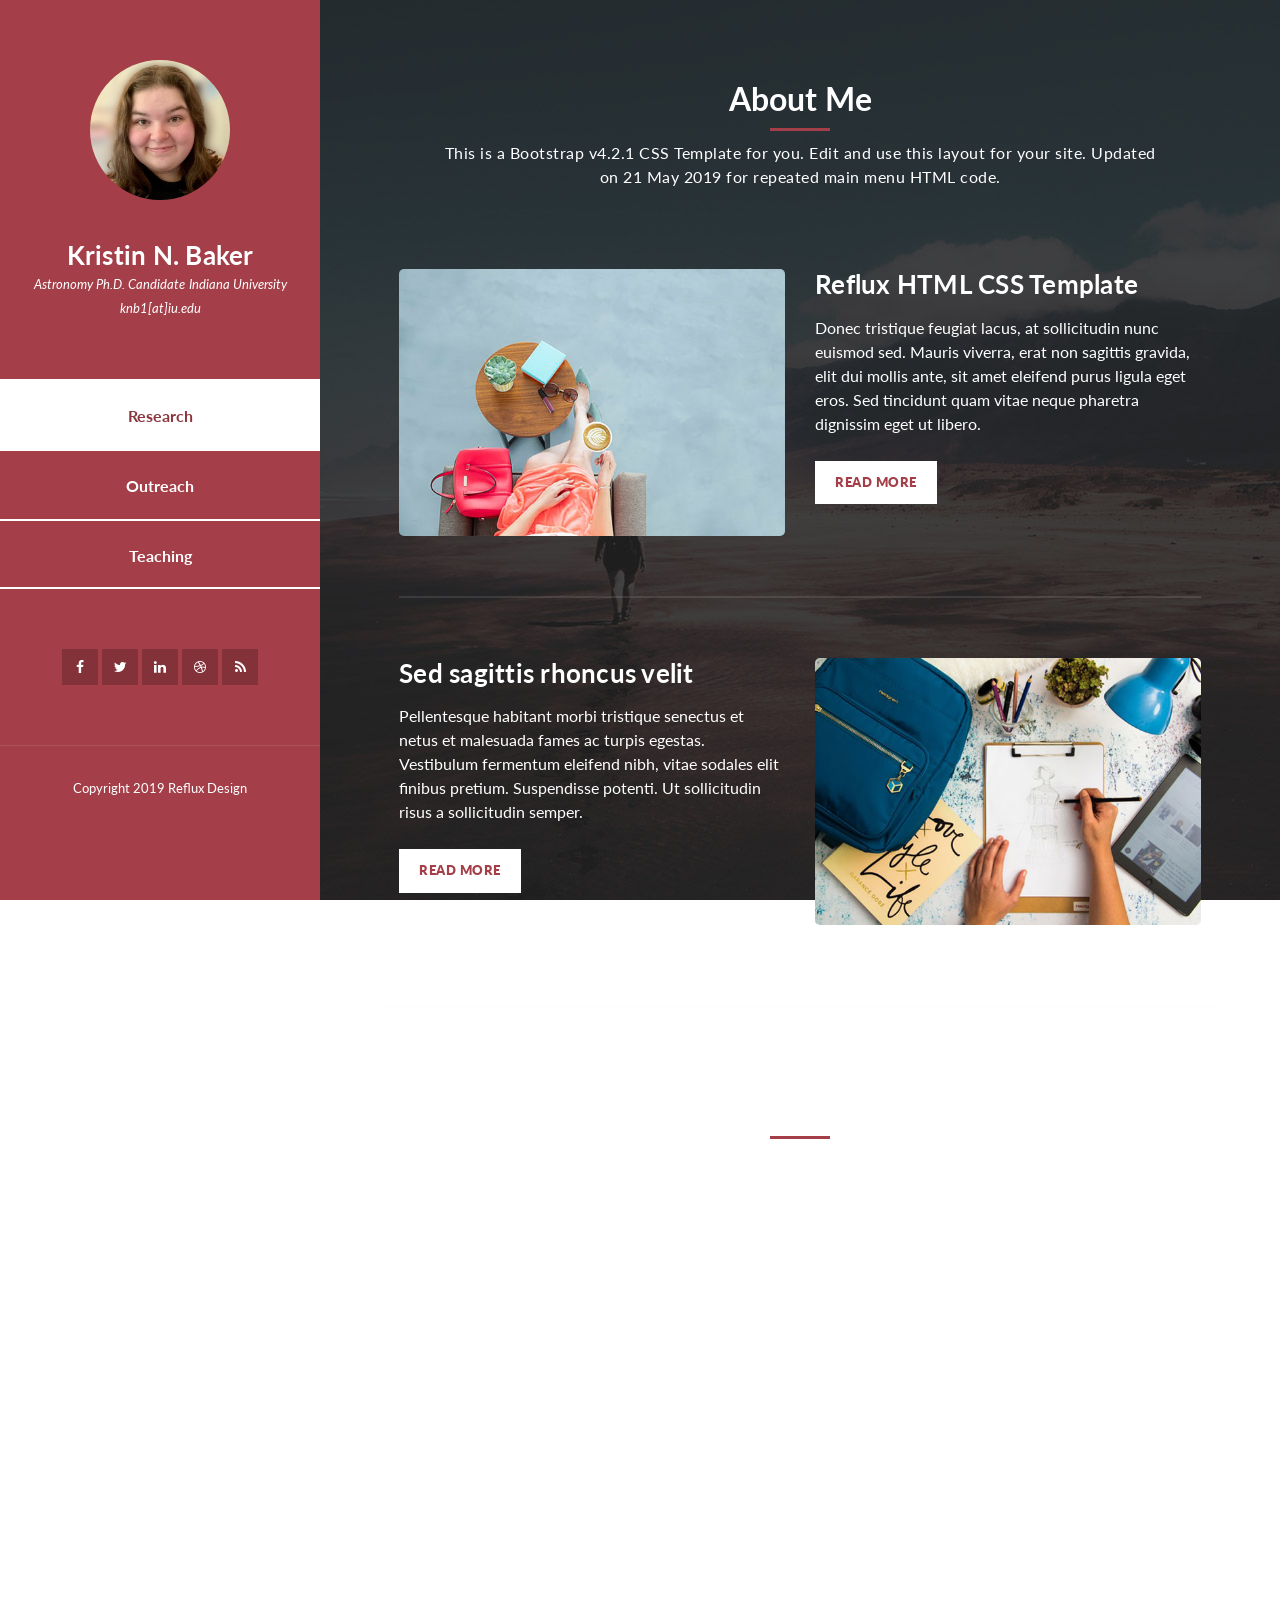
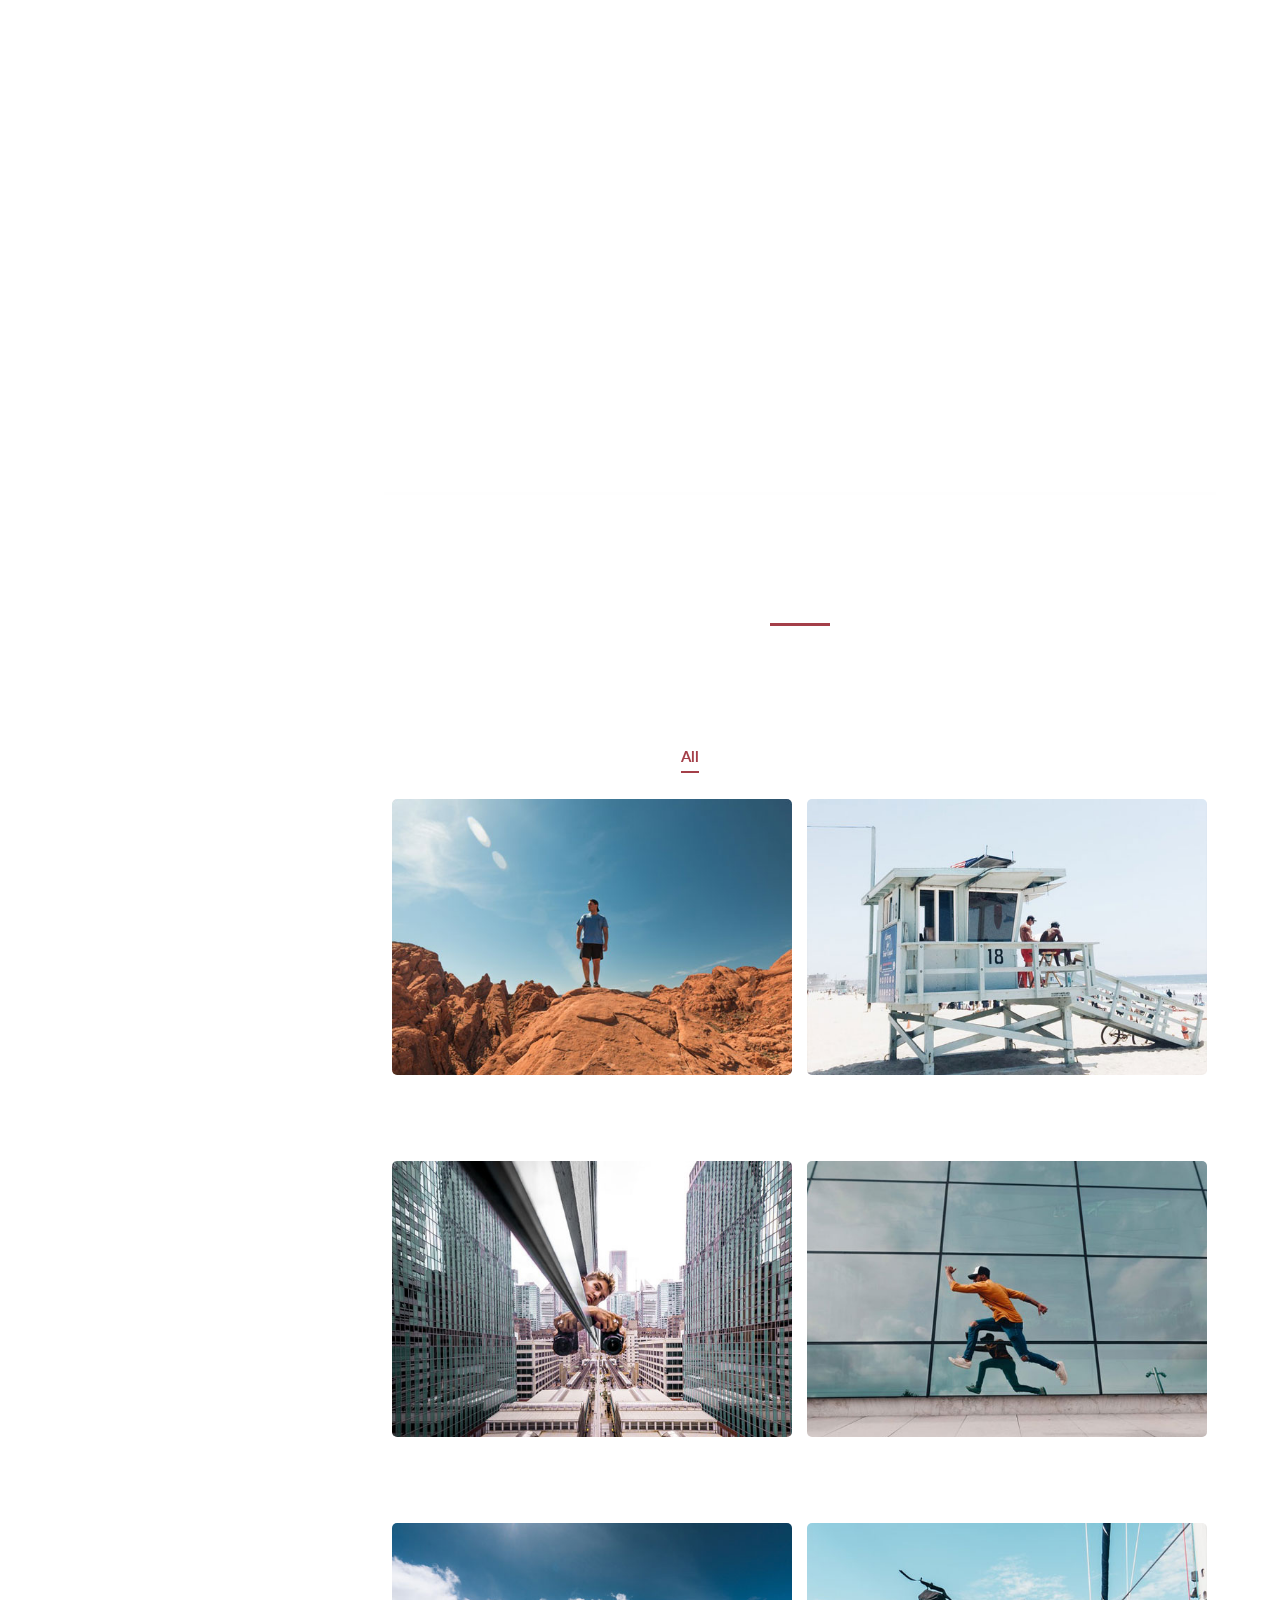
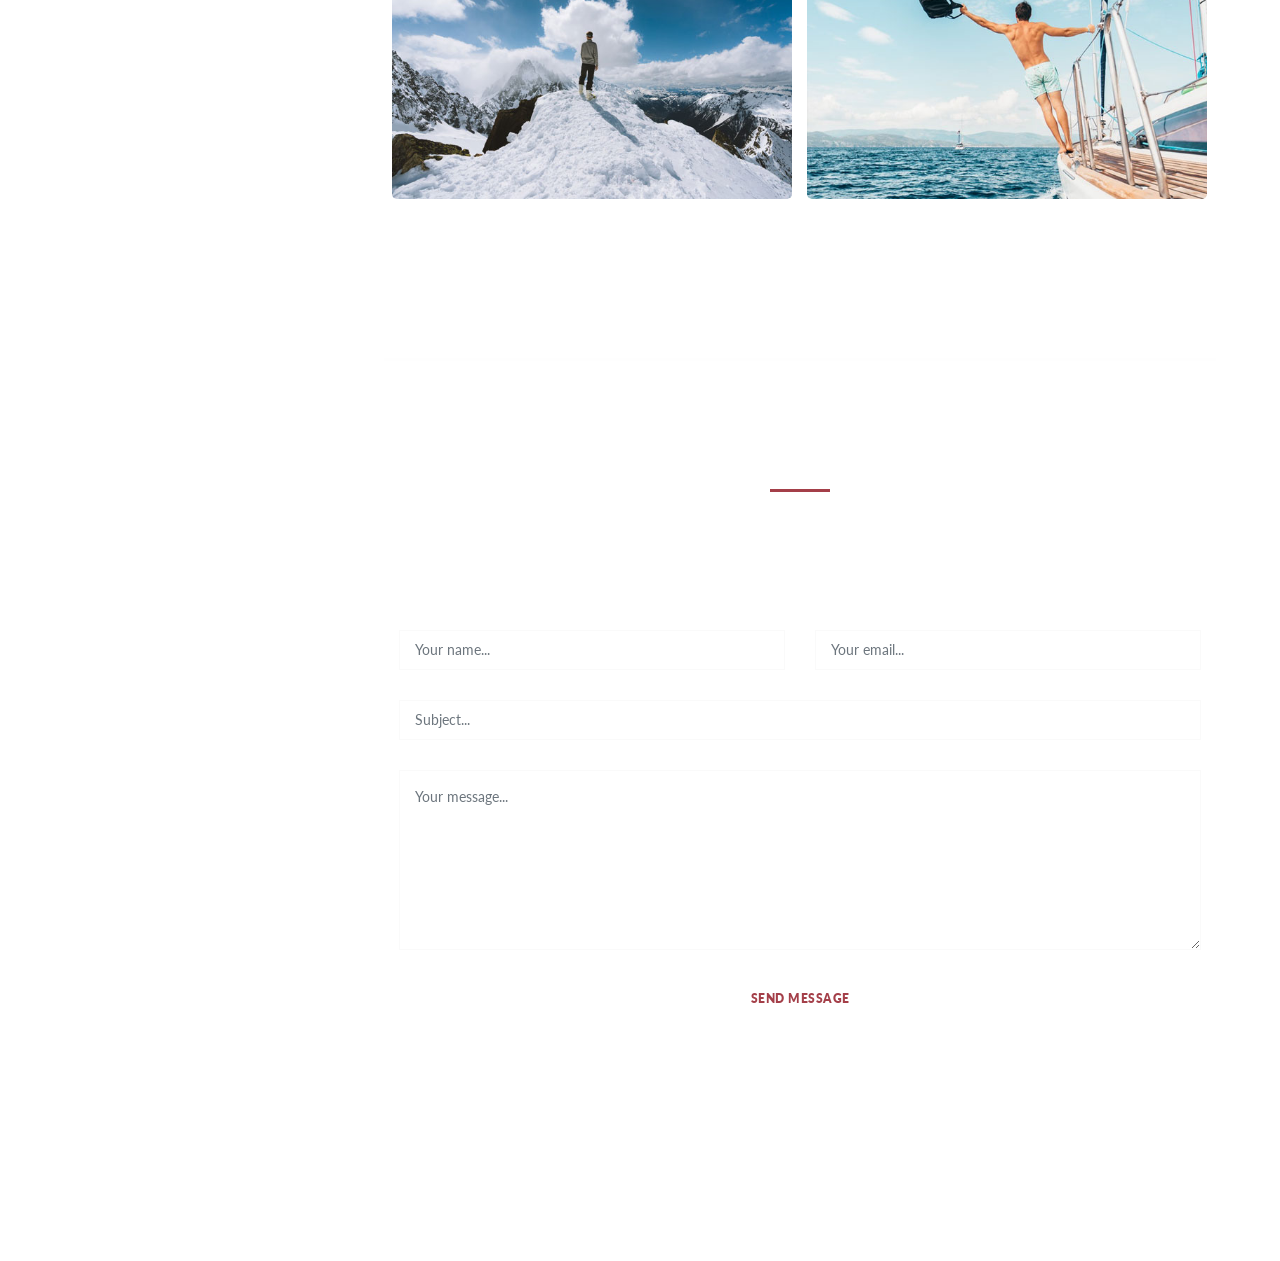
<file: index_new_temp.html>
<!DOCTYPE html>
<html lang="en">
  <head>
    <meta charset="utf-8" />
    <meta
      name="viewport"
      content="width=device-width, initial-scale=1, shrink-to-fit=no"
    />
    <meta name="description" content="" />
    <meta name="author" content="" />
    <link
      href="https://fonts.googleapis.com/css?family=Lato:100,300,400,700,900"
      rel="stylesheet"
    />

    <title>Kristin N. Baker</title>
<!--
Reflux Template
https://templatemo.com/tm-531-reflux
-->
    <!-- Bootstrap core CSS -->
    <link href="vendor/bootstrap/css/bootstrap.min.css" rel="stylesheet" />

    <!-- Additional CSS Files -->
    <link rel="stylesheet" href="assets/css/fontawesome.css" />
    <link rel="stylesheet" href="assets/css/templatemo-style.css" />
    <link rel="stylesheet" href="assets/css/owl.css" />
    <link rel="stylesheet" href="assets/css/lightbox.css" />
  </head>

  <body>
    <div id="page-wraper">
      <!-- Sidebar Menu -->
      <div class="responsive-nav">
        <i class="fa fa-bars" id="menu-toggle"></i>
        <div id="menu" class="menu">
          <i class="fa fa-times" id="menu-close"></i>
          <div class="container">
            <div class="image">
              <a href="#"><img src="images/headshot1.png" alt="" /></a>
            </div>
            <div class="author-content">
              <h4>Kristin N. Baker</h4>
              <span>Astronomy Ph.D. Candidate</span>
              <span>Indiana University</span>
              <span>knb1[at]iu.edu</span>

            </div>
            <nav class="main-nav" role="navigation">
              <ul class="main-menu">
                <li><a href="#section1">Research</a></li>
                <li><a href="#section2">Outreach</a></li>
                <li><a href="#section3">Teaching</a></li>
                <!-- <li><a href="#section4">Contact Me</a></li> -->
              </ul>
            </nav>
            <div class="social-network">
              <ul class="soial-icons">
                <li>
                  <a href="https://fb.com/templatemo"
                    ><i class="fa fa-facebook"></i
                  ></a>
                </li>
                <li>
                  <a href="#"><i class="fa fa-twitter"></i></a>
                </li>
                <li>
                  <a href="#"><i class="fa fa-linkedin"></i></a>
                </li>
                <li>
                  <a href="#"><i class="fa fa-dribbble"></i></a>
                </li>
                <li>
                  <a href="#"><i class="fa fa-rss"></i></a>
                </li>
              </ul>
            </div>
            <div class="copyright-text">
              <p>Copyright 2019 Reflux Design</p>
            </div>
          </div>
        </div>
      </div>

      <section class="section about-me" data-section="section1">
        <div class="container">
          <div class="section-heading">
            <h2>About Me</h2>
            <div class="line-dec"></div>
            <span
              >This is a Bootstrap v4.2.1 CSS Template for you. Edit and use
              this layout for your site. Updated on 21 May 2019 for repeated main menu HTML code.</span
            >
          </div>
          <div class="left-image-post">
            <div class="row">
              <div class="col-md-6">
                <div class="left-image">
                  <img src="assets/images/left-image.jpg" alt="" />
                </div>
              </div>
              <div class="col-md-6">
                <div class="right-text">
                  <h4>Reflux HTML CSS Template</h4>
                  <p>
                    Donec tristique feugiat lacus, at sollicitudin nunc euismod
                    sed. Mauris viverra, erat non sagittis gravida, elit dui
                    mollis ante, sit amet eleifend purus ligula eget eros. Sed
                    tincidunt quam vitae neque pharetra dignissim eget ut
                    libero.
                  </p>
                  <div class="white-button">
                    <a href="#">Read More</a>
                  </div>
                </div>
              </div>
            </div>
          </div>
          <div class="right-image-post">
            <div class="row">
              <div class="col-md-6">
                <div class="left-text">
                  <h4>Sed sagittis rhoncus velit</h4>
                  <p>
                    Pellentesque habitant morbi tristique senectus et netus et
                    malesuada fames ac turpis egestas. Vestibulum fermentum
                    eleifend nibh, vitae sodales elit finibus pretium.
                    Suspendisse potenti. Ut sollicitudin risus a sollicitudin
                    semper.
                  </p>
                  <div class="white-button">
                    <a href="#">Read More</a>
                  </div>
                </div>
              </div>
              <div class="col-md-6">
                <div class="right-image">
                  <img src="assets/images/right-image.jpg" alt="" />
                </div>
              </div>
            </div>
          </div>
        </div>
      </section>

      <section class="section my-services" data-section="section2">
        <div class="container">
          <div class="section-heading">
            <h2>What I’m good at?</h2>
            <div class="line-dec"></div>
            <span
              >Curabitur leo felis, rutrum vitae varius eu, malesuada a tortor.
              Vestibulum congue leo et tellus aliquam, eu viverra nulla semper.
              Nullam eu faucibus diam. Donec eget massa ante.</span
            >
          </div>
          <div class="row">
            <div class="col-md-6">
              <div class="service-item">
                <div class="first-service-icon service-icon"></div>
                <h4>HTML5 &amp; CSS3</h4>
                <p>
                  Phasellus non convallis dolor. Integer tempor hendrerit arcu
                  at bibendum. Sed ac ante non metus vehicula congue quis eget
                  eros.
                </p>
              </div>
            </div>
            <div class="col-md-6">
              <div class="service-item">
                <div class="second-service-icon service-icon"></div>
                <h4>Creative Ideas</h4>
                <p>
                  Proin lacus massa, eleifend sed fermentum in, dignissim vel
                  metus. Nunc accumsan leo nec felis porttitor, ultricies
                  faucibus purus mollis.
                </p>
              </div>
            </div>
            <div class="col-md-6">
              <div class="service-item">
                <div class="third-service-icon service-icon"></div>
                <h4>Easy Customize</h4>
                <p>
                  Integer suscipit condimentum aliquet. Nam quis risus metus.
                  Nullam faucibus quam eget arcu pretium tincidunt. Nam libero
                  dui.
                </p>
              </div>
            </div>
            <div class="col-md-6">
              <div class="service-item">
                <div class="fourth-service-icon service-icon"></div>
                <h4>Admin Dashboard</h4>
                <p>
                  Vivamus et dui a massa venenatis fringilla. Proin lacus massa,
                  eleifend sed fermentum in, dignissim vel metus. Nunc accumsan
                  leo nec felis porttitor.
                </p>
              </div>
            </div>
          </div>
        </div>
      </section>

      <section class="section my-work" data-section="section3">
        <div class="container">
          <div class="section-heading">
            <h2>My Work</h2>
            <div class="line-dec"></div>
            <span
              >Aenean sollicitudin ex mauris, lobortis lobortis diam euismod sit
              amet. Duis ac elit vulputate, lobortis arcu quis, vehicula
              mauris.</span
            >
          </div>
          <div class="row">
            <div class="isotope-wrapper">
              <form class="isotope-toolbar">
                <label
                  ><input
                    type="radio"
                    data-type="*"
                    checked=""
                    name="isotope-filter"
                  />
                  <span>all</span></label
                >
                <label
                  ><input
                    type="radio"
                    data-type="people"
                    name="isotope-filter"
                  />
                  <span>people</span></label
                >
                <label
                  ><input
                    type="radio"
                    data-type="nature"
                    name="isotope-filter"
                  />
                  <span>nature</span></label
                >
                <label
                  ><input
                    type="radio"
                    data-type="animals"
                    name="isotope-filter"
                  />
                  <span>animals</span></label
                >
              </form>
              <div class="isotope-box">
                <div class="isotope-item" data-type="nature">
                  <figure class="snip1321">
                    <img
                      src="assets/images/portfolio-01.jpg"
                      alt="sq-sample26"
                    />
                    <figcaption>
                      <a
                        href="assets/images/portfolio-01.jpg"
                        data-lightbox="image-1"
                        data-title="Caption"
                        ><i class="fa fa-search"></i
                      ></a>
                      <h4>First Title</h4>
                      <span>free to use our template</span>
                    </figcaption>
                  </figure>
                </div>

                <div class="isotope-item" data-type="people">
                  <figure class="snip1321">
                    <img
                      src="assets/images/portfolio-02.jpg"
                      alt="sq-sample26"
                    />
                    <figcaption>
                      <a
                        href="assets/images/portfolio-02.jpg"
                        data-lightbox="image-1"
                        data-title="Caption"
                        ><i class="fa fa-search"></i
                      ></a>
                      <h4>Second Title</h4>
                      <span>please tell your friends</span>
                    </figcaption>
                  </figure>
                </div>

                <div class="isotope-item" data-type="animals">
                  <figure class="snip1321">
                    <img
                      src="assets/images/portfolio-03.jpg"
                      alt="sq-sample26"
                    />
                    <figcaption>
                      <a
                        href="assets/images/portfolio-03.jpg"
                        data-lightbox="image-1"
                        data-title="Caption"
                        ><i class="fa fa-search"></i
                      ></a>
                      <h4>Item Third</h4>
                      <span>customize anything</span>
                    </figcaption>
                  </figure>
                </div>

                <div class="isotope-item" data-type="people">
                  <figure class="snip1321">
                    <img
                      src="assets/images/portfolio-04.jpg"
                      alt="sq-sample26"
                    />
                    <figcaption>
                      <a
                        href="assets/images/portfolio-04.jpg"
                        data-lightbox="image-1"
                        data-title="Caption"
                        ><i class="fa fa-search"></i
                      ></a>
                      <h4>Item Fourth</h4>
                      <span>Re-distribution not allowed</span>
                    </figcaption>
                  </figure>
                </div>

                <div class="isotope-item" data-type="nature">
                  <figure class="snip1321">
                    <img
                      src="assets/images/portfolio-05.jpg"
                      alt="sq-sample26"
                    />
                    <figcaption>
                      <a
                        href="assets/images/portfolio-05.jpg"
                        data-lightbox="image-1"
                        data-title="Caption"
                        ><i class="fa fa-search"></i
                      ></a>
                      <h4>Fifth Awesome</h4>
                      <span>Ut sollicitudin risus</span>
                    </figcaption>
                  </figure>
                </div>

                <div class="isotope-item" data-type="animals">
                  <figure class="snip1321">
                    <img
                      src="assets/images/portfolio-06.jpg"
                      alt="sq-sample26"
                    />
                    <figcaption>
                      <a
                        href="assets/images/portfolio-06.jpg"
                        data-lightbox="image-1"
                        data-title="Caption"
                        ><i class="fa fa-search"></i
                      ></a>
                      <h4>Awesome Sixth</h4>
                      <span>Donec eget massa ante</span>
                    </figcaption>
                  </figure>
                </div>
              </div>
            </div>
          </div>
        </div>
      </section>

      <section class="section contact-me" data-section="section4">
        <div class="container">
          <div class="section-heading">
            <h2>Contact Me</h2>
            <div class="line-dec"></div>
            <span
              >Fusce eget nibh nec justo interdum condimentum. Morbi justo ex,
              efficitur at ante ac, tincidunt maximus ligula. Lorem ipsum dolor
              sit amet, consectetur adipiscing elit.</span
            >
          </div>
          <div class="row">
            <div class="right-content">
              <div class="container">
                <form id="contact" action="" method="post">
                  <div class="row">
                    <div class="col-md-6">
                      <fieldset>
                        <input
                          name="name"
                          type="text"
                          class="form-control"
                          id="name"
                          placeholder="Your name..."
                          required=""
                        />
                      </fieldset>
                    </div>
                    <div class="col-md-6">
                      <fieldset>
                        <input
                          name="email"
                          type="text"
                          class="form-control"
                          id="email"
                          placeholder="Your email..."
                          required=""
                        />
                      </fieldset>
                    </div>
                    <div class="col-md-12">
                      <fieldset>
                        <input
                          name="subject"
                          type="text"
                          class="form-control"
                          id="subject"
                          placeholder="Subject..."
                          required=""
                        />
                      </fieldset>
                    </div>
                    <div class="col-md-12">
                      <fieldset>
                        <textarea
                          name="message"
                          rows="6"
                          class="form-control"
                          id="message"
                          placeholder="Your message..."
                          required=""
                        ></textarea>
                      </fieldset>
                    </div>
                    <div class="col-md-12">
                      <fieldset>
                        <button type="submit" id="form-submit" class="button">
                          Send Message
                        </button>
                      </fieldset>
                    </div>
                  </div>
                </form>
              </div>
            </div>
          </div>
        </div>
      </section>
    </div>

    <!-- Scripts -->
    <!-- Bootstrap core JavaScript -->
    <script src="vendor/jquery/jquery.min.js"></script>
    <script src="vendor/bootstrap/js/bootstrap.bundle.min.js"></script>

    <script src="assets/js/isotope.min.js"></script>
    <script src="assets/js/owl-carousel.js"></script>
    <script src="assets/js/lightbox.js"></script>
    <script src="assets/js/custom.js"></script>
    <script>
      //according to loftblog tut
      $(".main-menu li:first").addClass("active");

      var showSection = function showSection(section, isAnimate) {
        var direction = section.replace(/#/, ""),
          reqSection = $(".section").filter(
            '[data-section="' + direction + '"]'
          ),
          reqSectionPos = reqSection.offset().top - 0;

        if (isAnimate) {
          $("body, html").animate(
            {
              scrollTop: reqSectionPos
            },
            800
          );
        } else {
          $("body, html").scrollTop(reqSectionPos);
        }
      };

      var checkSection = function checkSection() {
        $(".section").each(function() {
          var $this = $(this),
            topEdge = $this.offset().top - 80,
            bottomEdge = topEdge + $this.height(),
            wScroll = $(window).scrollTop();
          if (topEdge < wScroll && bottomEdge > wScroll) {
            var currentId = $this.data("section"),
              reqLink = $("a").filter("[href*=\\#" + currentId + "]");
            reqLink
              .closest("li")
              .addClass("active")
              .siblings()
              .removeClass("active");
          }
        });
      };

      $(".main-menu").on("click", "a", function(e) {
        e.preventDefault();
        showSection($(this).attr("href"), true);
      });

      $(window).scroll(function() {
        checkSection();
      });
    </script>
  </body>
</html>
</file>
<file: assets/css/templatemo-style.css>
/*

Reflux Template

https://templatemo.com/tm-531-reflux

*/

@import url(fontawesome.css);
@import url("https://fonts.googleapis.com/css?family=Lato:100,300,400,700,900");
body {
    font-family: 'Lato', sans-serif;
}

#page-wraper {
    background: url(../images/page-bg.jpg) no-repeat center center fixed;
    -webkit-background-size: cover;
    -moz-background-size: cover;
    -o-background-size: cover;
    background-size: cover;
    width: 100%;
}


/* Basic */

body {
    overflow-x: hidden;
}

input,
select,
textarea {
    outline: none;
}

a,
a:hover {
    text-decoration: none;
}

p {
    font-size: 16px;
    line-height: 24px;
    color: #fff;
}

h4 {
    font-size: 26px;
    font-weight: 700;
    color: #fff;
    letter-spacing: 0.25px;
}

img {
    width: 100%;
    overflow: hidden;
}

ul {
    padding: 0;
    margin: 0;
    list-style: none;
}

ul li {
    display: inline-block;
}

html {
    -webkit-box-sizing: border-box;
    -moz-box-sizing: border-box;
    box-sizing: border-box;
}

*,
*:before,
*:after {
    -webkit-box-sizing: inherit;
    -moz-box-sizing: inherit;
    box-sizing: inherit;
}

.clearfix {
    zoom: 1;
}

.clearfix:before,
.clearfix:after {
    content: "";
    display: table;
}

.clearfix:after {
    clear: both;
}

.container {
    margin: 0 auto;
}

.main-nav {
    text-align: center;
}

.main-nav li:last-child a {
    border-bottom: 2px solid #fff;
}

.main-nav li {
    display: block;
}

.main-nav li a {
    height: 70px;
    line-height: 70px;
    display: inline-block;
    font-size: 16px;
    font-weight: 700;
    color: #fff;
    width: 100%;
    transition: all 0.5s;
    border-top: 2px solid #fff;
}

.main-nav li:hover a,
.main-nav li.active a {
    background: #fff;
    color: #8c363e;
}

/* Sidebar Menu */

.menu .image {
    margin-top: 60px;
}

.menu .image img {
    width: 140px;
    height: 140px;
    border-radius: 50%;
    text-align: center;
}

.menu .author-content {
    margin: 40px 0px 60px 0px;
}

.menu .author-content h4 {
    margin-bottom: 0px;
}

.menu .author-content span {
    font-size: 13px;
    font-style: italic;
    color: #fff;
}

.menu .social-network {
    margin-top: 60px;
}

.menu .social-network ul li {
    margin: 0 3px;
}

.menu .social-network ul li a {
    width: 40px;
    height: 40px;
    display: inline-block;
    text-align: center;
    line-height: 40px;
    background-color: rgba(0, 0, 0, 0.2);
    color: #fff;
    font-size: 14px;
    transition: all 0.5s;
}

.menu .social-network ul li a:hover {
    background-color: #fff;
    color: #a43f49;
}

.menu .copyright-text {
    position: relative;
    margin-top: 60px;
}

.menu .copyright-text p {
    border-top: 1px solid rgba(250, 250, 250, 0.1);
    display: inline-block;
    width: 100%;
    padding-left: 30px;
    padding-right: 30px;
    padding-top: 30px;
    font-size: 13px;
}

.menu:before,
.menu:after {
    content: "";
    display: table;
}

.menu:after {
    clear: both;
}

.menu a {
    text-decoration: none;
    color: inherit;
}

.menu {
    text-align: center;
}

.menu::-webkit-scrollbar {
    display: none;
}

.menu {
    left: 10%;
  -webkit-transition: -webkit-transform 233ms cubic-bezier(0, 0, 0.21, 1);
  -webkit-overflow-scrolling: touch;
  background-color: #a43f49;
  box-sizing: border-box;
  height: 100vh;  
  max-height: 100vh !important;
  max-width: 80vw !important;
  min-width: 45px !important;
  outline: none;
  overflow-x: hidden !important;
  overflow-y: auto !important;
  padding: 0;
  position: fixed !important;
  top: calc(0px);  
  width: 20%;
  will-change: transform;
  z-index: 9999 !important;
}

.menu-toggle {
  color: #fff;
  cursor: pointer;
  font-size: 25px;
  position: fixed;
  right: 25px;
  top: 25px;
}

#menu-toggle {
    z-index: 999;
    cursor: pointer;
    position: fixed;
    top: 0;
    left: 0;
    color: #a43f49;
    background-color: #fff;
    width: 60px;
    height: 60px;
    text-align: center;
    display: inline-block;
    line-height: 60px;
}

.menu-close {
  cursor: pointer;
}

#menu-close {
    cursor: pointer;
    text-align: right;
    color: #a43f49;
    background-color: #fff;
    width: 100%;
    height: 60px;
    text-align: center;
    display: inline-block;
    line-height: 60px;
}


/* Section */

.section {
    color: #fff;
    width: 55%;
    right: 10%;
    left: 35%;
    position: relative;
    min-height: 100vh;
    padding-bottom: 80px;
    border-bottom: 3px solid rgba(250, 250, 250, 0.25);
}

.section-heading {
    text-align: center;
    padding: 80px 45px;
}

.section-heading h2 {
    font-size: 32px;
    font-weight: 700;
    color: #fff;
}

.section-heading .line-dec {
    width: 60px;
    height: 3px;
    background-color: #a43f49;
    margin: 10px auto;
}

.section-heading span {
    margin-top: 5px;
    font-size: 16px;
    color: #fff;
    letter-spacing: 0.5px;
}


/* Buttons */

.white-button a {
    display: inline-block;
    padding: 12px 20px;
    background-color: #fff;
    color: #a43f49;
    font-size: 13px;
    font-weight: 800;
    letter-spacing: 0.5px;
    text-transform: uppercase;
    transition: all 0.5s;
}

.white-button a:hover {
    background-color: #a43f49;
    color: #fff;
}

button {
    display: inline-block;
    padding: 10px 20px;
    background-color: #fff;
    color: #a43f49;
    font-size: 12px;
    font-weight: 800;
    letter-spacing: 0.5px;
    text-transform: uppercase;
    transition: all 0.5s;
    border: none;
    outline: none;
    cursor: pointer;
}

button:hover {
    outline: none;
    background-color: #a43f49;
    color: #fff;
}


/* Left & Right Post */

.right-image-post {
    margin-top: 60px;
    padding-top: 60px;
    border-top: 2px solid rgba(250, 250, 250, 0.1);
}

.left-image img,
.right-image img {
    border-radius: 5px;
}

.right-image-post h4,
.left-image-post h4 {
    margin-top: 30px;
}

.right-image-post p,
.left-image-post p {
    margin-top: 20px;
}

.right-image-post .white-button,
.left-image-post .white-button {
    margin-top: 30px;
}


/* Services */

.my-services .col-md-6 {
    padding-left: 5px;
    padding-right: 5px;
}

.service-item {
    margin-bottom: 10px;
    padding: 50px;
    background-color: rgba(250, 250, 250, 0.1);
    transition: all 0.5s;
}

.service-item h4 {
    transition: all 0.5s;
}

.service-item p {
    transition: all 0.5s;
}

.service-item:hover {
    background-color: rgba(250, 250, 250, 1);
}

.service-item:hover h4 {
    color: #1e1e1e;
}

.service-item:hover p {
    color: #4a4a4a;
}

.service-item .service-icon {
    width: 70px;
    height: 70px;
    display: inline-block;
    margin-bottom: 30px;
    background-size: cover;
    background-repeat: no-repeat;
    transition: all 0.5s;
}

.service-item .first-service-icon {
    background-image: url(../images/first-white-icon.png);
}

.service-item:hover .first-service-icon {
    background-image: url(../images/first-main-icon.png);
}

.service-item .second-service-icon {
    background-image: url(../images/second-white-icon.png);
}

.service-item:hover .second-service-icon {
    background-image: url(../images/second-main-icon.png);
}

.service-item .third-service-icon {
    background-image: url(../images/third-white-icon.png);
}

.service-item:hover .third-service-icon {
    background-image: url(../images/third-main-icon.png);
}

.service-item .fourth-service-icon {
    background-image: url(../images/fourth-white-icon.png);
}

.service-item:hover .fourth-service-icon {
    background-image: url(../images/fourth-main-icon.png);
}


/* My Work */

section.my-work .section-heading {
    text-align: center;
    padding: 80px 45px 50px 45px;
}

.isotope-wrapper {
    position: relative;
    width: 100%;
    margin: auto;
}

.isotope-toolbar input[type="radio"] {
    display: none;
}

.isotope-toolbar span {
    text-transform: capitalize;
    display: inline-block;
    margin-right: 15px;
    padding-bottom: 3px;
    font-size: 15px;
    font-weight: 700;
    border-bottom: 2px solid transparent;
    transform: ease-in-out 0.5s;
    cursor: pointer;
}

.isotope-toolbar input[type="radio"]:checked + span {
    color: #a43f49;
    border-bottom: 2px solid #a43f49;
}

.isotope-box {
    position: relative;
    width: 100%;
}

.isotope-toolbar {
    text-align: center;
    margin: 10px;
}

.isotope-toolbar p {
    border-top: 1px solid #fff;
    padding-top: 15px;
}

.isotope-toolbar a {
    color: #fff;
}

.isotope-item {
    position: relative;
    width: 48%;
    margin: 1%;
    border-bottom: 2px solid rgba(250,250,250,0.1);
    padding-bottom: 30px;
    margin-bottom: 30px;
}

.isotope-item img {
    top: 0;
    left: 0;
    width: 100%;
    height: 100%;
    border-radius: 5px;
}

.lazyload {
    background: #f7f7f7;
}

.lazyloading {
    background: #f7f7f7 url(//afarkas.github.io/lazysizes/assets/imgs/loader.gif) no-repeat center;
    min-height: 60px;
}

figure.snip1321 {
  overflow: hidden;
  text-align: center;
  -webkit-perspective: 50em;
  perspective: 50em;
}
figure.snip1321 * {
  -webkit-box-sizing: padding-box;
  box-sizing: padding-box;
  -webkit-transition: all 0.2s ease-out;
  transition: all 0.2s ease-out;
}
figure.snip1321 figcaption {
  top: 50%;
  left: 20px;
  right: 20px;
  position: absolute;
  opacity: 0;
  z-index: 1;
}
figure.snip1321 h4 {
    margin-top: 15px;
  margin-bottom: 5px;
  color: #232323;
}
figure.snip1321 span {
    font-size: 14px;
    font-style: italic;
    display: block;
    color: #7a7a7a;
}
figure.snip1321 i {
  position: relative!important;
  font-size: 18px;
  background-color: #a43f49;
  width: 40px;
  height: 40px;
  display: inline-block;
  text-align: center;
  line-height: 40px;
  border-radius: 5px;
  color: #fff;
}
figure.snip1321:after {
  background-color: #ffffff;
  position: absolute;
  content: "";
  display: block;
  top: 20px;
  left: 20px;
  right: 20px;
  bottom: 20px;
  -webkit-transition: all 0.4s ease-in-out;
  transition: all 0.4s ease-in-out;
  -webkit-transform: rotateX(-90deg);
  transform: rotateX(-90deg);
  -webkit-transform-origin: 50% 50%;
  -ms-transform-origin: 50% 50%;
  transform-origin: 50% 50%;
  opacity: 0;
}
figure.snip1321 a {
  left: 0;
  right: 0;
  top: 0;
  bottom: 0;
  z-index: 1;
}
figure.snip1321:hover figcaption,
figure.snip1321.hover figcaption {
  -webkit-transform: translateY(-50%);
  transform: translateY(-50%);
  opacity: 1;
  -webkit-transition-delay: 0.2s;
  transition-delay: 0.2s;
}
figure.snip1321:hover:after,
figure.snip1321.hover:after {
  -webkit-transform: rotateX(0);
  transform: rotateX(0);
  opacity: 0.9;
}


/* Contact Me */

section.contact-me {
    border-bottom: none;
}

#contact input {
    background-color: rgba(250,250,250,0.1);
    border: 1px solid rgba(250,250,250,1);
    border-radius: 0px;
    margin-bottom: 30px;
    color: #fff;
    font-size: 14px;
    height: 40px;
    line-height: 40px;
    width: 100%;
    padding-left: 15px;
}

#contact input:focus {
    outline: none;
    box-shadow: none;
}

#contact textarea {
    background-color: rgba(250,250,250,0.1);
    border: 1px solid rgba(250,250,250,1);
    border-radius: 0px;
    margin-bottom: 30px;
    color: #fff;
    font-size: 14px;
    height: 180px;
    max-height: 220px;
    line-height: 40px;
    width: 100%;
    padding-left: 15px;
}

#contact textarea:focus {
    outline: none;
    box-shadow: none;
}

#contact {
    text-align: center;
}

@media screen and (max-width: 1680px) {
    .menu {
        left: 5%;
    }

    .section {
        color: #fff;
        width: 65%;
        right: 5%;
        left: 30%;
    }
}

@media screen and (max-width: 1680px) and (min-width: 846px) { 
    .menu .social-network ul li a {
        width: 36px;
        height: 36px;
        line-height: 36px;
    }

    .menu .social-network ul li {
        margin: 0;
    }

    .menu .image {
        margin-top: 60px;
    }
}

@media screen and (max-width: 1280px) {
    .menu {
        left: 0%;
    }

    .right-image-post h4,
    .left-image-post h4 {
        margin-top: 0px;
    }

    .right-image-post p,
    .left-image-post p {
        margin-top: 15px;
    }

    .right-image-post .white-button,
    .left-image-post .white-button {
        margin-top: 25px;
    }

}

.menu .container {
    padding-left: 0;
    padding-right: 0;
}

@media screen and (max-width: 1280px) and (min-width: 846px) {
    .menu {
        width: 25%;
    }
}

#menu-toggle,
#menu-close {
    display: none;
}  

@media screen and (max-width: 845px) {        
    #menu-toggle,
    #menu-close {
        display: inline-block;
    }    

    .menu {        
        width: 320px;
        -webkit-transform: translateX(-100%) !important;
        transform: translateX(-100%) !important;
        transition: -webkit-transform 233ms cubic-bezier(0, 0, 0.21, 1);
        transition: transform 233ms cubic-bezier(0, 0, 0.21, 1);
        transition: transform 233ms cubic-bezier(0, 0, 0.21, 1), -webkit-transform 233ms cubic-bezier(0, 0, 0.21, 1);
    }

    .menu .image {
        margin-top: 40px;        
    }

    .menu .image img {
        width: 120px;
        height: 120px;
    }

    .menu .author-content {
        margin: 20px 0px 40px 0px;
    }

    .menu .container {
        padding-left: 15px;
        padding-right: 15px;
    }

    .menu.open {
        display: inline-block;
        -webkit-transform: translateX(0) !important;
                transform: translateX(0) !important;
    }

    .responsive-nav {
        display: inline-block;
    }
    .section {
        width: 94%;
        right: 3%;
        left: 3%;
    }
    .isotope-item {
        width: 94%;
        margin: 3%;
    }
    .left-image-post img {
        margin-bottom: 30px;
    }
    .right-image-post img {
        margin-top: 30px;
    }
    .isotope-item {
        border-bottom: none;
        text-align: center;
    }
    .isotope-toolbar {
        margin-bottom: 20px;
    }
}
</file>
